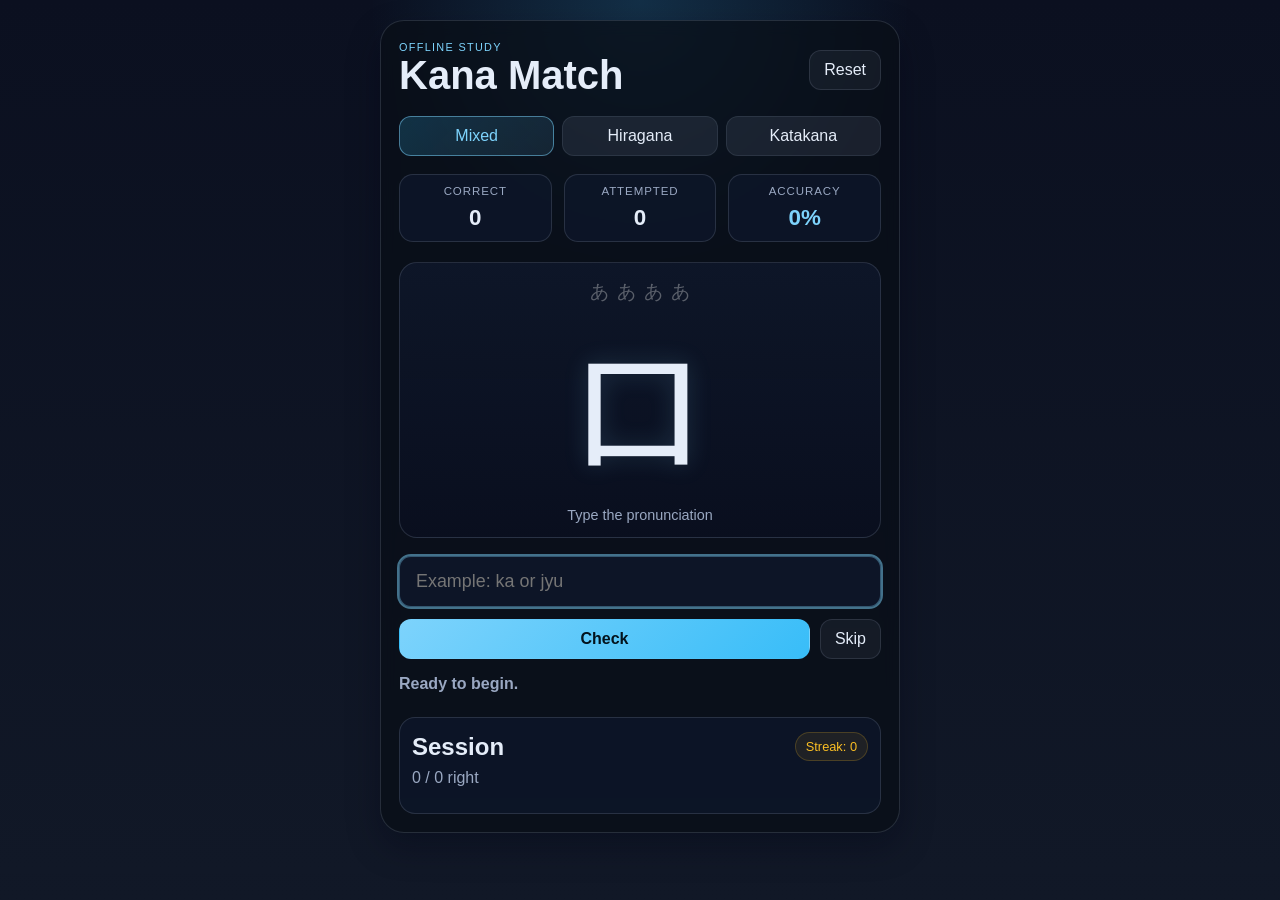
<file: kana-app/index.html>
<!DOCTYPE html>
<html lang="en">
  <head>
    <meta charset="UTF-8" />
    <meta name="viewport" content="width=device-width, initial-scale=1.0" />
    <meta name="theme-color" content="#0b1020" />
    <title>Kana Match</title>
    <link rel="manifest" href="manifest.json" />
    <link rel="icon" href="icon.svg" type="image/svg+xml" />
    <link rel="stylesheet" href="style.css" />
  </head>
  <body>
    <main class="app-shell">
      <header class="topbar">
        <div>
          <p class="eyebrow">offline study</p>
          <h1>Kana Match</h1>
        </div>
        <button id="resetButton" class="ghost-button" type="button">Reset</button>
      </header>

      <section class="mode-picker" aria-label="Kana mode selector">
        <button class="mode-button active" data-mode="mixed" type="button">Mixed</button>
        <button class="mode-button" data-mode="hiragana" type="button">Hiragana</button>
        <button class="mode-button" data-mode="katakana" type="button">Katakana</button>
      </section>

      <section class="score-panel" aria-label="Score summary">
        <div class="metric">
          <span>Correct</span>
          <strong id="correctValue">0</strong>
        </div>
        <div class="metric">
          <span>Attempted</span>
          <strong id="attemptedValue">0</strong>
        </div>
        <div class="metric accent">
          <span>Accuracy</span>
          <strong id="accuracyValue">0%</strong>
        </div>
      </section>

      <section class="prompt-panel" aria-live="polite">
        <div class="font-bank" aria-hidden="true">
          <span class="font-sample sample-1">あ</span>
          <span class="font-sample sample-2">あ</span>
          <span class="font-sample sample-3">あ</span>
          <span class="font-sample sample-4">あ</span>
        </div>
        <div id="kanaDisplay" class="kana-display">あ</div>
        <p class="question-label">Type the pronunciation</p>
      </section>

      <form id="answerForm" class="answer-form">
        <label class="sr-only" for="answerInput">Romanization answer</label>
        <input
          id="answerInput"
          type="text"
          inputmode="latin"
          autocomplete="off"
          spellcheck="false"
          placeholder="Example: ka or jyu"
          aria-label="Pronunciation answer"
        />

        <div class="action-row">
          <button type="submit" class="primary-button">Check</button>
          <button type="button" id="skipButton" class="secondary-button">Skip</button>
        </div>
      </form>

      <p id="feedback" class="feedback neutral">Ready to begin.</p>

      <section class="session-panel">
        <div class="panel-header">
          <h2>Session</h2>
          <span id="streakValue" class="streak-pill">Streak: 0</span>
        </div>
        <p id="sessionSummary">0 / 0 right</p>
        <ul id="historyList" class="history-list" aria-live="polite"></ul>
      </section>
    </main>

    <script src="app.js"></script>
  </body>
</html>
</file>
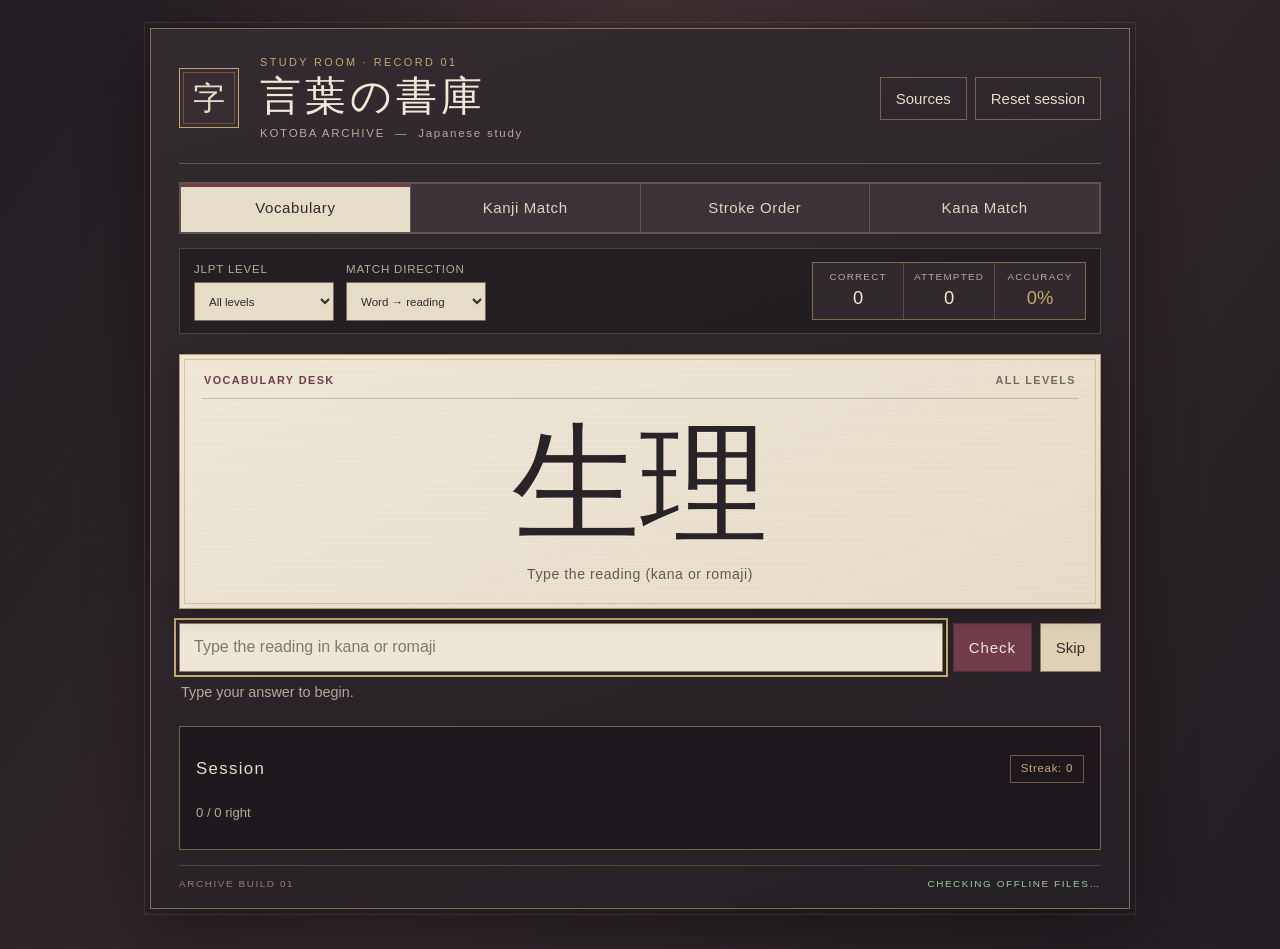
<file: Kanji-game/index.html>
<!doctype html>
<html lang="en">
  <head>
    <meta charset="utf-8" />
    <meta name="viewport" content="width=device-width, initial-scale=1" />
    <meta name="theme-color" content="#282327" />
    <title>言葉の書庫 — Kotoba Archive</title>
    <link rel="manifest" href="manifest.json" />
    <link rel="icon" href="icon.svg" type="image/svg+xml" />
    <link rel="stylesheet" href="style.css?v=14" />
  </head>
  <body>
    <main class="app-shell">
      <header class="topbar">
        <div class="brandmark" aria-hidden="true">字</div>
        <div class="brand-copy">
          <p class="eyebrow">STUDY ROOM · RECORD 01</p>
          <h1>言葉の書庫</h1>
          <p class="brand-subtitle">KOTOBA ARCHIVE <span>—</span> Japanese study</p>
        </div>
        <div class="top-actions">
          <button id="sourcesButton" class="ghost-button" type="button">Sources</button>
          <button id="resetButton" class="ghost-button" type="button">Reset session</button>
        </div>
      </header>

      <nav class="mode-picker" aria-label="Study mode">
        <button class="mode-button active" data-mode="vocabulary" type="button">Vocabulary</button>
        <button class="mode-button" data-mode="kanji" type="button">Kanji Match</button>
        <button class="mode-button" data-mode="stroke" type="button">Stroke Order</button>
        <button class="mode-button" data-mode="kana-match" type="button">Kana Match</button>
      </nav>

      <section class="score-and-controls">
      <section id="quizControls" class="controls">
        <label class="control-label" for="levelSelect">JLPT level
          <select id="levelSelect">
            <option value="all">All levels</option><option value="5">N5</option><option value="4">N4</option>
            <option value="3">N3</option><option value="2">N2</option><option value="1">N1</option>
          </select>
        </label>
        <label id="directionControl" class="control-label" for="directionSelect">Match direction
          <select id="directionSelect"><option value="word-reading">Word → reading</option><option value="reading-word">Reading → word</option></select>
        </label>
        <div id="kanaControls" class="kana-controls" aria-label="Kana set" hidden>
          <button class="kana-set-button active" data-kana-mode="mixed" type="button">Mixed</button>
          <button class="kana-set-button" data-kana-mode="hiragana" type="button">Hiragana</button>
          <button class="kana-set-button" data-kana-mode="katakana" type="button">Katakana</button>
        </div>
      </section>

      <section id="scorePanel" class="score-panel" aria-label="Score summary">
        <div class="metric"><span>Correct</span><strong id="correctValue">0</strong></div>
        <div class="metric"><span>Attempted</span><strong id="attemptedValue">0</strong></div>
        <div class="metric accent"><span>Accuracy</span><strong id="accuracyValue">0%</strong></div>
      </section>
      </section>

      <section id="quizPanel" class="prompt-panel" aria-live="polite">
        <div class="scene-caption"><span id="speakerLabel">VOCABULARY DESK</span><span id="levelBadge">ALL LEVELS</span></div>
        <div class="font-bank" id="fontBank" aria-hidden="true" hidden>
          <span class="font-sample sample-1">あ</span>
          <span class="font-sample sample-2">あ</span>
          <span class="font-sample sample-3">あ</span>
          <span class="font-sample sample-4">あ</span>
        </div>
        <div id="promptDisplay" class="prompt-display">語彙</div>
        <p id="questionLabel" class="question-label">Type the reading (kana or romaji)</p>
      </section>
      <form id="answerForm" class="answer-form">
        <label id="answerLabel" class="sr-only" for="answerInput">Answer</label>
        <input id="answerInput" type="text" inputmode="text" autocomplete="off" autocapitalize="off" autocorrect="off" spellcheck="false" placeholder="Type your answer" />
        <div class="action-row"><button class="primary-button" type="submit">Check</button><button id="skipButton" class="secondary-button" type="button">Skip</button><button id="nextQuestionButton" class="secondary-button" type="button" hidden>Continue</button></div>
      </form>
      <p id="feedback" class="feedback neutral" aria-live="polite">Loading complete JLPT data…</p>
      <div id="answerDetails" class="answer-details" hidden></div>

      <section id="sessionPanel" class="session-panel">
        <div class="panel-header"><h2>Session</h2><span id="streakValue" class="streak-pill">Streak: 0</span></div>
        <p id="sessionSummary">0 / 0 right</p><ul id="historyList" class="history-list" aria-live="polite"></ul>
      </section>

      <section id="strokePanel" class="stroke-panel" hidden>
        <div class="panel-header">
          <div><h2>Kanji stroke lookup</h2><p class="panel-note">Browse every kanji in the supplied JLPT list.</p></div>
          <button id="downloadStrokesButton" class="secondary-button" type="button">Save all strokes offline</button>
        </div>
        <div class="lookup-controls">
          <label class="control-label" for="kanjiLevelSelect">Level
            <select id="kanjiLevelSelect"><option value="all">All levels</option><option value="5">N5</option><option value="4">N4</option><option value="3">N3</option><option value="2">N2</option><option value="1">N1</option></select>
          </label>
          <label class="control-label" for="kanjiSearch">Find kanji
            <input id="kanjiSearch" type="search" placeholder="Enter a kanji character" autocomplete="off" />
          </label>
        </div>
        <p id="kanjiCount" class="panel-note" aria-live="polite"></p>
        <ul id="kanjiList" class="kanji-list" aria-label="JLPT kanji results"></ul>
        <div id="strokeViewer" class="stroke-viewer" hidden>
          <div class="panel-header"><h3 id="strokeTitle"></h3><button id="closeStrokeButton" class="ghost-button" type="button">Close</button></div>
          <div id="strokeSvg" class="stroke-svg"></div>
          <div id="kanjiDictionaryInfo" class="dictionary-info" hidden></div>
          <p id="strokeStep" class="panel-note" aria-live="polite"></p>
          <div class="action-row"><button id="restartStrokeButton" class="secondary-button" type="button">Restart</button><button id="nextStrokeButton" class="primary-button" type="button">Next stroke</button></div>
        </div>
        <p class="panel-note attribution">Stroke diagrams from KanjiVG, licensed under CC BY-SA 3.0.</p>
      </section>
      <footer class="app-footer"><span>ARCHIVE BUILD 01</span><span id="offlineStatus" role="status" aria-live="polite">CHECKING OFFLINE FILES…</span></footer>
    </main>

    <dialog id="sourcesDialog" class="sources-dialog">
      <div class="sources-content">
        <p class="eyebrow">ARCHIVE NOTES</p>
        <h2>Sources &amp; credits</h2>
        <p>This study tool includes adapted vocabulary and kanji information from the Electronic Dictionary Research and Development Group.</p>
        <p>JMdict/EDICT provides Japanese-English vocabulary entries. KANJIDIC2 provides kanji meanings and readings. Both are licensed under Creative Commons Attribution-ShareAlike 4.0.</p>
        <ul>
          <li><a href="https://www.edrdg.org/jmdict/j_jmdict.html" target="_blank" rel="noreferrer">JMdict project and downloads</a></li>
          <li><a href="https://www.edrdg.org/kanjidic/kanjidic2_dtdh.html" target="_blank" rel="noreferrer">KANJIDIC2 documentation</a></li>
          <li><a href="https://www.edrdg.org/edrdg/licence.html" target="_blank" rel="noreferrer">EDRDG dictionary licence</a></li>
          <li><a href="EDRDG-LICENSE.html">Offline copy of EDRDG licence</a></li>
          <li><a href="https://creativecommons.org/licenses/by-sa/4.0/" target="_blank" rel="noreferrer">CC BY-SA 4.0 licence text</a></li>
        </ul>
        <p>Stroke-order diagrams are from KanjiVG under CC BY-SA 3.0. See the project <a href="https://github.com/KanjiVG/kanjivg" target="_blank" rel="noreferrer">source repository</a>.</p>
        <p class="license-note">JLPT reading/level assignments come from the local project lists. Dictionary coverage is checked in the included data report; unmatched source entries are left clearly unfilled rather than guessed.</p>
        <button id="closeSourcesButton" class="primary-button" type="button">Return to study</button>
      </div>
    </dialog>
    <script src="kana-data.js?v=2"></script>
    <script src="app.js?v=14"></script>
  </body>
</html>
</file>
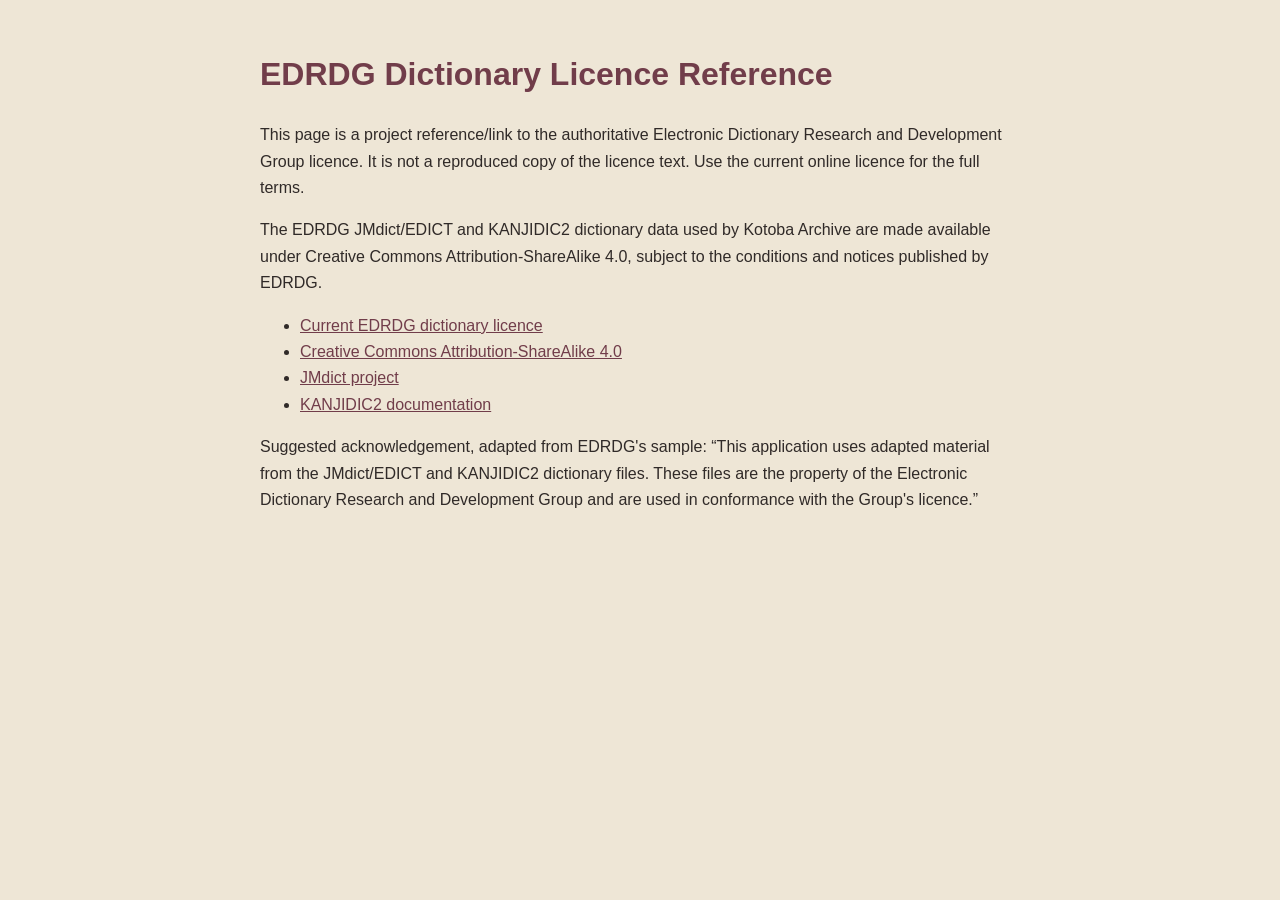
<file: Kanji-game/EDRDG-LICENSE.html>
<!doctype html>
<html lang="en">
<head>
  <meta charset="utf-8" />
  <meta name="viewport" content="width=device-width, initial-scale=1" />
  <title>EDRDG Dictionary Licence Reference</title>
  <style>body{max-width:760px;margin:3rem auto;padding:0 1.2rem;color:#302a28;background:#eee6d6;font:16px/1.65 "MS Gothic","Yu Gothic",sans-serif}h1,h2{color:#713d4a}a{color:#713d4a}</style>
</head>
<body>
  <h1>EDRDG Dictionary Licence Reference</h1>
  <p>This page is a project reference/link to the authoritative Electronic Dictionary Research and Development Group licence. It is not a reproduced copy of the licence text. Use the current online licence for the full terms.</p>
  <p>The EDRDG JMdict/EDICT and KANJIDIC2 dictionary data used by Kotoba Archive are made available under Creative Commons Attribution-ShareAlike 4.0, subject to the conditions and notices published by EDRDG.</p>
  <ul>
    <li><a href="https://www.edrdg.org/edrdg/licence.html">Current EDRDG dictionary licence</a></li>
    <li><a href="https://creativecommons.org/licenses/by-sa/4.0/">Creative Commons Attribution-ShareAlike 4.0</a></li>
    <li><a href="https://www.edrdg.org/jmdict/j_jmdict.html">JMdict project</a></li>
    <li><a href="https://www.edrdg.org/kanjidic/kanjidic2_dtdh.html">KANJIDIC2 documentation</a></li>
  </ul>
  <p>Suggested acknowledgement, adapted from EDRDG's sample: “This application uses adapted material from the JMdict/EDICT and KANJIDIC2 dictionary files. These files are the property of the Electronic Dictionary Research and Development Group and are used in conformance with the Group's licence.”</p>
</body>
</html>
</file>
<file: kana-app/style.css>
:root {
  --bg: #0b1020;
  --bg-soft: #131d2f;
  --panel: rgba(19, 29, 47, 0.9);
  --panel-strong: rgba(10, 15, 25, 0.96);
  --border: rgba(148, 163, 184, 0.2);
  --text: #e5edf9;
  --muted: #9aa8c2;
  --primary: #7dd3fc;
  --primary-strong: #38bdf8;
  --success: #34d399;
  --error: #f87171;
  --warning: #fbbf24;
  --shadow: 0 14px 32px rgba(2, 6, 23, 0.35);
}

* {
  box-sizing: border-box;
}

html, body {
  margin: 0;
  min-height: 100%;
  font-family: "Segoe UI", Tahoma, Geneva, Verdana, sans-serif;
  background:
    radial-gradient(circle at top, rgba(56, 189, 248, 0.18), transparent 25%),
    linear-gradient(180deg, #0b1020 0%, #111827 100%);
  color: var(--text);
}

body {
  display: flex;
  justify-content: center;
  padding: 20px 14px 40px;
}

button, input {
  font: inherit;
}

.app-shell {
  width: min(100%, 520px);
  background: rgba(9, 14, 23, 0.72);
  backdrop-filter: blur(8px);
  border: 1px solid var(--border);
  border-radius: 24px;
  padding: 20px 18px 18px;
  box-shadow: var(--shadow);
}

.topbar, .panel-header {
  display: flex;
  align-items: center;
  justify-content: space-between;
  gap: 12px;
}

.eyebrow {
  margin: 0;
  color: var(--primary);
  text-transform: uppercase;
  letter-spacing: 0.12em;
  font-size: 0.68rem;
}

h1, h2 {
  margin: 0;
}

h1 {
  font-size: clamp(2rem, 5vw, 2.5rem);
}

.mode-picker {
  display: grid;
  grid-template-columns: repeat(3, minmax(0, 1fr));
  gap: 8px;
  margin-top: 18px;
}

.mode-button,
.primary-button,
.secondary-button,
.ghost-button {
  border: 1px solid transparent;
  border-radius: 12px;
  padding: 10px 14px;
  cursor: pointer;
  transition: transform 0.15s ease, border-color 0.15s ease, background 0.15s ease;
}

.mode-button {
  background: rgba(148, 163, 184, 0.12);
  color: var(--text);
  border-color: rgba(148, 163, 184, 0.14);
}

.mode-button.active {
  background: linear-gradient(135deg, rgba(56, 189, 248, 0.2), rgba(125, 211, 252, 0.1));
  border-color: rgba(125, 211, 252, 0.5);
  color: var(--primary);
}

.score-panel {
  display: grid;
  grid-template-columns: repeat(3, minmax(0, 1fr));
  gap: 12px;
  margin-top: 18px;
}

.metric {
  background: rgba(15, 23, 42, 0.85);
  border: 1px solid var(--border);
  border-radius: 14px;
  padding: 10px 12px;
  text-align: center;
}

.metric span {
  display: block;
  font-size: 0.72rem;
  color: var(--muted);
  text-transform: uppercase;
  letter-spacing: 0.08em;
}

.metric strong {
  display: block;
  margin-top: 8px;
  font-size: 1.4rem;
}

.metric.accent strong {
  color: var(--primary);
}

.prompt-panel {
  margin-top: 20px;
  background: linear-gradient(180deg, rgba(15, 23, 42, 0.9), rgba(11, 16, 32, 0.85));
  border: 1px solid var(--border);
  border-radius: 18px;
  padding: 16px 12px 14px;
  text-align: center;
}

.font-bank {
  display: flex;
  justify-content: center;
  gap: 8px;
  margin-bottom: 12px;
  color: rgba(255, 255, 255, 0.45);
}

.font-sample {
  font-size: 1.2rem;
  opacity: 0.7;
}

.sample-1 {
  font-family: "MS Gothic", "Yu Gothic", sans-serif;
}

.sample-2 {
  font-family: "Hiragino Sans", "Noto Sans JP", "Yu Gothic", sans-serif;
}

.sample-3 {
  font-family: "Meiryo", "Yu Gothic", sans-serif;
}

.sample-4 {
  font-family: "Segoe UI", "Noto Sans JP", sans-serif;
}

.kana-display {
  font-size: clamp(6rem, 24vw, 10rem);
  line-height: 1;
  display: flex;
  align-items: center;
  justify-content: center;
  min-height: 180px;
  padding: 12px 0 18px;
  color: var(--text);
  text-shadow: 0 0 24px rgba(125, 211, 252, 0.18);
  font-family: "Hiragino Sans", "Yu Gothic", "Meiryo", "MS Gothic", "Noto Sans JP", sans-serif;
}

.question-label {
  margin: 0;
  color: var(--muted);
  font-size: 0.9rem;
}

.answer-form {
  margin-top: 18px;
}

#answerInput {
  width: 100%;
  border: 1px solid var(--border);
  border-radius: 12px;
  background: rgba(15, 23, 42, 0.9);
  color: var(--text);
  padding: 14px 16px;
  font-size: 1.12rem;
}

#answerInput:focus {
  outline: 2px solid rgba(125, 211, 252, 0.5);
  border-color: rgba(125, 211, 252, 0.35);
}

.action-row {
  display: flex;
  gap: 10px;
  margin-top: 12px;
}

.primary-button {
  flex: 1;
  background: linear-gradient(135deg, var(--primary), var(--primary-strong));
  color: #03131d;
  font-weight: 700;
}

.secondary-button,
.ghost-button {
  background: rgba(148, 163, 184, 0.08);
  color: var(--text);
  border-color: rgba(148, 163, 184, 0.18);
}

.feedback {
  margin-top: 16px;
  min-height: 24px;
  font-weight: 600;
}

.feedback.neutral {
  color: var(--muted);
}

.feedback.success {
  color: var(--success);
}

.feedback.error {
  color: var(--error);
}

.session-panel {
  margin-top: 18px;
  background: rgba(15, 23, 42, 0.85);
  border: 1px solid var(--border);
  border-radius: 16px;
  padding: 14px 12px;
}

.streak-pill {
  font-size: 0.8rem;
  color: var(--warning);
  background: rgba(251, 191, 36, 0.08);
  border: 1px solid rgba(251, 191, 36, 0.2);
  border-radius: 999px;
  padding: 6px 10px;
}

#sessionSummary {
  margin: 8px 0 0;
  color: var(--muted);
}

.history-list {
  list-style: none;
  padding: 0;
  margin: 12px 0 0;
  display: grid;
  gap: 8px;
}

.history-list li {
  display: flex;
  justify-content: space-between;
  gap: 12px;
  background: rgba(15, 23, 42, 0.75);
  border: 1px solid var(--border);
  border-radius: 10px;
  padding: 8px 10px;
  font-size: 0.92rem;
}

.history-list li.correct {
  border-color: rgba(52, 211, 153, 0.35);
}

.history-list li.incorrect {
  border-color: rgba(248, 113, 113, 0.35);
}

.history-list .history-char {
  font-size: 1.2rem;
  font-weight: 700;
}

.history-list .history-answer {
  color: var(--muted);
}

.sr-only {
  position: absolute;
  width: 1px;
  height: 1px;
  padding: 0;
  margin: -1px;
  overflow: hidden;
  clip: rect(0, 0, 0, 0);
  white-space: nowrap;
  border: 0;
}

@media (max-width: 420px) {
  .app-shell {
    padding-left: 12px;
    padding-right: 12px;
  }

  .score-panel {
    grid-template-columns: 1fr;
  }

  .action-row {
    flex-direction: column;
  }
}
</file>
<file: Kanji-game/style.css>
:root {
  color-scheme: dark;
  --night: #211d22;
  --frame: #2c262b;
  --frame-light: #40353a;
  --ink: #302a28;
  --paper: #e6ddc9;
  --paper-light: #f0e8d8;
  --paper-edge: #b49a6b;
  --muted: #b7a99b;
  --muted-ink: #74685f;
  --wine: #713d4a;
  --wine-light: #965c64;
  --brass: #c5a76e;
  --success: #385c4b;
  --error: #8a4147;
  --shadow: 0 20px 60px rgba(11, 8, 11, .45);
  font-family: "MS Gothic", "ＭＳ ゴシック", "Yu Gothic", Meiryo, "Noto Sans CJK JP", sans-serif;
}

* { box-sizing: border-box; }

html, body { min-height: 100%; }

body {
  margin: 0;
  padding: 28px 18px 40px;
  color: var(--paper);
  background-color: #211d22;
  background-image:
    radial-gradient(ellipse at 50% 0%, rgba(126, 82, 78, .25), transparent 56%),
    repeating-linear-gradient(0deg, rgba(255, 255, 255, .012) 0 1px, transparent 1px 4px),
    linear-gradient(125deg, #211d22, #30272b 52%, #211d22);
  font-size: 15px;
  line-height: 1.55;
}

button, input, select { font: inherit; }
button { -webkit-tap-highlight-color: transparent; }
button:focus-visible, input:focus-visible, select:focus-visible, a:focus-visible {
  outline: 2px solid var(--brass);
  outline-offset: 3px;
}

.app-shell {
  width: min(100%, 980px);
  margin: 0 auto;
  padding: 25px 28px 17px;
  border: 1px solid #816d58;
  outline: 1px solid rgba(197, 167, 110, .13);
  outline-offset: 5px;
  background: linear-gradient(160deg, rgba(50, 43, 47, .98), rgba(37, 32, 37, .98));
  box-shadow: var(--shadow);
}

.topbar {
  display: grid;
  grid-template-columns: 64px minmax(0, 1fr) auto;
  align-items: center;
  gap: 17px;
  padding: 0 0 20px;
  border-bottom: 1px solid rgba(197, 167, 110, .38);
}

.brandmark {
  display: grid;
  width: 60px;
  aspect-ratio: 1;
  place-items: center;
  border: 1px solid var(--brass);
  outline: 1px solid rgba(197, 167, 110, .35);
  outline-offset: -5px;
  background: #382d32;
  color: var(--paper);
  font-size: 2rem;
}

.brand-copy { min-width: 0; }
.eyebrow {
  margin: 0;
  color: var(--brass);
  font-size: .68rem;
  letter-spacing: .22em;
}
.brand-copy h1 {
  margin: 1px 0 0;
  color: var(--paper-light);
  font-size: clamp(1.8rem, 4vw, 2.55rem);
  font-weight: 500;
  line-height: 1.2;
  letter-spacing: .1em;
}
.brand-subtitle {
  margin: 4px 0 0;
  color: var(--muted);
  font-size: .72rem;
  letter-spacing: .15em;
}
.brand-subtitle span { padding: 0 5px; color: var(--brass); }
.top-actions { display: flex; gap: 8px; }

.mode-picker {
  display: grid;
  grid-template-columns: repeat(4, minmax(0, 1fr));
  gap: 1px;
  margin: 18px 0 0;
  padding: 1px;
  border: 1px solid #65534a;
  background: #65534a;
}
.mode-button {
  min-height: 48px;
  padding: 10px 14px;
  border: 0;
  background: #3b3337;
  color: #e0d4c2;
  cursor: pointer;
  letter-spacing: .04em;
}
.mode-button:hover { background: #514046; }
.mode-button.active {
  background: var(--paper);
  color: var(--ink);
  box-shadow: inset 0 3px 0 var(--wine);
}
.kana-controls { display: flex; flex: 1 1 100%; gap: 7px; }
.kana-set-button {
  min-height: 36px;
  padding: 6px 11px;
  border: 1px solid rgba(197, 167, 110, .35);
  background: #342d31;
  color: var(--paper);
  cursor: pointer;
}
.kana-set-button.active { background: var(--paper); color: var(--ink); }

.score-and-controls {
  display: grid;
  grid-template-columns: minmax(0, 1fr) auto;
  align-items: center;
  gap: 18px;
  margin-top: 14px;
  padding: 12px 14px;
  border: 1px solid rgba(197, 167, 110, .28);
  background: rgba(22, 19, 22, .44);
}
.controls { display: flex; flex-wrap: wrap; gap: 12px; }
.control-label {
  display: grid;
  min-width: 140px;
  gap: 4px;
  color: var(--muted);
  font-size: .72rem;
  letter-spacing: .07em;
  text-transform: uppercase;
}
.control-label select, .control-label input {
  width: 100%;
  min-height: 39px;
  padding: 7px 10px;
  border: 1px solid #7d6959;
  border-radius: 0;
  background: #e6ddc9;
  color: var(--ink);
}
.score-panel {
  display: grid;
  grid-template-columns: repeat(3, minmax(72px, 1fr));
  gap: 1px;
  border: 1px solid rgba(197, 167, 110, .35);
  background: rgba(197, 167, 110, .35);
}
.metric {
  min-width: 82px;
  padding: 6px 10px;
  background: #30292d;
  text-align: center;
}
.metric span {
  display: block;
  color: var(--muted);
  font-size: .62rem;
  letter-spacing: .12em;
  text-transform: uppercase;
}
.metric strong { display: block; color: var(--paper-light); font-size: 1.15rem; font-weight: 500; }
.metric.accent strong { color: var(--brass); }

.prompt-panel {
  position: relative;
  min-height: 255px;
  margin-top: 20px;
  padding: 17px 22px 20px;
  border: 1px solid var(--paper-edge);
  outline: 1px solid rgba(180, 154, 107, .45);
  outline-offset: -6px;
  background:
    repeating-linear-gradient(0deg, rgba(70, 50, 32, .025) 0 1px, transparent 1px 3px),
    linear-gradient(155deg, var(--paper-light), var(--paper));
  color: var(--ink);
  text-align: center;
  box-shadow: 0 8px 20px rgba(8, 7, 8, .2);
}
.scene-caption {
  display: flex;
  justify-content: space-between;
  gap: 12px;
  padding: 0 2px 9px;
  border-bottom: 1px solid rgba(113, 61, 74, .28);
  color: var(--wine);
  font-size: .68rem;
  font-weight: 700;
  letter-spacing: .13em;
}
#levelBadge { color: var(--muted-ink); }
.prompt-display {
  display: flex;
  min-height: 155px;
  align-items: center;
  justify-content: center;
  padding: 13px 0 8px;
  color: #282326;
  font-family: "MS Gothic", "ＭＳ ゴシック", "Yu Gothic", Meiryo, "Noto Sans CJK JP", sans-serif;
  font-size: clamp(4.5rem, 16vw, 8rem);
  line-height: 1.12;
  overflow-wrap: anywhere;
  text-shadow: 0 1px rgba(255, 255, 255, .35);
}
.prompt-display svg { width: min(100%, 190px); height: 170px; }
.font-bank { display: flex; justify-content: center; gap: 9px; margin: 9px 0 3px; color: rgba(48, 42, 40, .55); }
.font-sample { font-size: 1.15rem; opacity: .76; }
.sample-1 { font-family: "MS Gothic", "Yu Gothic", sans-serif; }
.sample-2 { font-family: "Hiragino Sans", "Noto Sans JP", "Yu Gothic", sans-serif; }
.sample-3 { font-family: "Meiryo", "Yu Gothic", sans-serif; }
.sample-4 { font-family: "Segoe UI", "Noto Sans JP", sans-serif; }
.prompt-display.kana-display { min-height: 175px; padding: 8px 0 14px; font-size: clamp(6rem, 24vw, 10rem); line-height: 1; }
.question-label { margin: 0; color: #655850; font-size: .88rem; letter-spacing: .04em; }

.answer-form { display: grid; grid-template-columns: minmax(0, 1fr) auto; gap: 10px; margin-top: 14px; }
#answerInput {
  width: 100%;
  min-height: 48px;
  padding: 11px 14px;
  border: 1px solid #8f7965;
  border-radius: 0;
  background: #eee6d6;
  color: var(--ink);
  font-size: 1rem;
}
#answerInput::placeholder { color: #81776d; }
.action-row { display: flex; gap: 8px; }
.primary-button, .secondary-button, .ghost-button {
  min-height: 42px;
  padding: 9px 15px;
  border: 1px solid #8f7965;
  border-radius: 0;
  cursor: pointer;
  transition: background-color .15s ease, color .15s ease, border-color .15s ease;
}
.primary-button {
  border-color: #572d39;
  background: var(--wine);
  color: #f2e7d8;
  letter-spacing: .06em;
}
.primary-button:hover { background: var(--wine-light); }
.secondary-button { background: #ded1b7; color: #352d2a; }
.secondary-button:hover { background: #eee3cd; }
.ghost-button { border-color: #786452; background: transparent; color: var(--paper); }
.ghost-button:hover { background: rgba(230, 221, 201, .1); }
button:disabled { opacity: .55; cursor: wait; }

.feedback {
  min-height: 27px;
  margin: 9px 2px 0;
  color: var(--muted);
  font-size: .9rem;
}
.feedback.success { color: #a7c6a9; }
.feedback.error { color: #e2a0a0; }
.answer-details {
  display: grid;
  grid-template-columns: repeat(auto-fit, minmax(200px, 1fr));
  gap: 12px;
  margin-top: 9px;
  padding: 14px 17px;
  border: 1px solid var(--paper-edge);
  background: var(--paper);
  color: var(--ink);
}
.detail-group h4 { margin: 0 0 5px; color: var(--wine); font-size: .72rem; letter-spacing: .1em; text-transform: uppercase; }
.detail-group ul { margin: 0; padding-left: 18px; }
.detail-group li { margin: 2px 0; }
.detail-meta, .detail-missing { grid-column: 1 / -1; margin: 0; color: #6f6257; font-size: .78rem; }
.detail-missing { color: #803d44; }

.session-panel, .stroke-panel {
  margin-top: 18px;
  padding: 15px 16px;
  border: 1px solid #76614d;
  background: rgba(27, 23, 27, .78);
}
.panel-header { display: flex; align-items: center; justify-content: space-between; gap: 12px; }
.panel-header h2 { color: var(--paper); font-size: 1.05rem; font-weight: 500; letter-spacing: .08em; }
.streak-pill {
  padding: 4px 10px;
  border: 1px solid rgba(197, 167, 110, .48);
  color: var(--brass);
  font-size: .72rem;
  letter-spacing: .06em;
}
#sessionSummary { margin: 7px 0 0; color: var(--muted); font-size: .82rem; }
.history-list { display: grid; gap: 5px; margin: 10px 0 0; padding: 0; list-style: none; }
.history-list li { display: flex; justify-content: space-between; gap: 14px; padding: 7px 9px; border-left: 2px solid #77614f; background: rgba(230, 221, 201, .055); font-size: .82rem; }
.history-list li.correct { border-left-color: #78977b; }
.history-list li.incorrect { border-left-color: #a35c61; }
.history-char { font-size: 1rem; }
.history-answer { color: var(--muted); text-align: right; }

.stroke-panel .panel-header { align-items: flex-start; }
.stroke-panel .panel-header h2 { margin-top: 1px; }
.stroke-panel .panel-header > .secondary-button { max-width: 220px; }
.panel-note { margin: 6px 0 0; color: var(--muted); font-size: .8rem; }
.lookup-controls { display: grid; grid-template-columns: minmax(115px, .7fr) minmax(0, 1.6fr); gap: 12px; margin-top: 15px; }
.kanji-list { display: grid; grid-template-columns: repeat(auto-fill, minmax(76px, 1fr)); gap: 6px; max-height: 280px; overflow: auto; margin: 10px 0 0; padding: 0; list-style: none; }
.kanji-result { width: 100%; min-height: 46px; padding: 5px; border: 1px solid #74604e; border-radius: 0; background: #342d31; color: var(--paper); cursor: pointer; font-size: 1rem; }
.kanji-result:hover, .kanji-result:focus-visible { border-color: var(--brass); background: #4a3b3e; }
.stroke-viewer { margin-top: 16px; padding: 14px; border: 1px solid var(--paper-edge); background: var(--paper); color: var(--ink); text-align: center; }
.stroke-viewer h3 { margin: 0; color: var(--wine); font-size: 1rem; }
.stroke-viewer .ghost-button { border-color: #86735e; color: var(--ink); }
.stroke-svg { display: grid; min-height: 190px; place-items: center; color: var(--muted-ink); }
.stroke-svg svg { width: min(100%, 280px); height: auto; aspect-ratio: 1; }
.dictionary-info { display: grid; grid-template-columns: repeat(auto-fit, minmax(150px, 1fr)); gap: 10px; padding: 10px; border-top: 1px solid rgba(113, 61, 74, .24); text-align: left; }
.dictionary-info .detail-meta { align-self: center; }
.stroke-viewer .panel-note { color: #74685f; }
.stroke-viewer .action-row { justify-content: center; }
.stroke-viewer .action-row > button { min-width: 120px; }
.attribution { margin-top: 13px; }
.app-footer { display: flex; justify-content: space-between; gap: 12px; margin-top: 15px; padding-top: 10px; border-top: 1px solid rgba(197, 167, 110, .25); color: #8f8177; font-size: .62rem; letter-spacing: .16em; }
#offlineStatus { color: #a7c6a9; text-align: right; }
#offlineStatus.offline-warning { color: #e4b273; }

.sources-dialog {
  width: min(92vw, 590px);
  max-height: 85vh;
  padding: 0;
  border: 1px solid var(--paper-edge);
  background: var(--paper-light);
  color: var(--ink);
  box-shadow: 0 22px 80px rgba(0, 0, 0, .65);
}
.sources-dialog::backdrop { background: rgba(14, 11, 14, .76); }
.sources-content { padding: 25px 28px; }
.sources-content h2 { margin: 3px 0 14px; color: var(--wine); font-size: 1.45rem; font-weight: 500; }
.sources-content p { line-height: 1.65; }
.sources-content a { color: #713d4a; text-underline-offset: 3px; }
.sources-content li { margin: 7px 0; }
.sources-content .eyebrow { color: #806b48; }
.license-note { padding-top: 10px; border-top: 1px solid rgba(113, 61, 74, .2); color: #71665c; font-size: .78rem; }

.sr-only { position: absolute; width: 1px; height: 1px; padding: 0; margin: -1px; overflow: hidden; clip: rect(0, 0, 0, 0); white-space: nowrap; border: 0; }
[hidden] { display: none !important; }

/* Kana Match keeps its original character-recognition palette and typography. */
body.kana-match-theme {
  color: #e5edf9;
  background-color: #0b1020;
  background-image: radial-gradient(circle at top, rgba(56, 189, 248, .18), transparent 25%), linear-gradient(180deg, #0b1020, #111827);
  font-family: "Segoe UI", Tahoma, Geneva, Verdana, sans-serif;
}
body.kana-match-theme .app-shell {
  width: min(100%, 520px);
  padding: 20px 18px 18px;
  border: 1px solid rgba(148, 163, 184, .2);
  outline: 0;
  background: rgba(9, 14, 23, .82);
  box-shadow: 0 14px 32px rgba(2, 6, 23, .35);
}
body.kana-match-theme .topbar { display: flex; padding: 0; border: 0; }
body.kana-match-theme .brandmark { display: none; }
body.kana-match-theme .eyebrow { color: #7dd3fc; letter-spacing: .12em; }
body.kana-match-theme .brand-copy h1 { color: #e5edf9; font-size: clamp(2rem, 5vw, 2.5rem); letter-spacing: 0; }
body.kana-match-theme .brand-subtitle { display: block; color: #9aa8c2; font-size: .68rem; letter-spacing: .12em; }
body.kana-match-theme .top-actions { display: flex; }
body.kana-match-theme .mode-picker {
  grid-template-columns: repeat(4, minmax(0, 1fr));
  gap: 8px;
  margin-top: 18px;
  padding: 0;
  border: 0;
  background: transparent;
}
body.kana-match-theme .mode-button,
body.kana-match-theme .kana-set-button {
  min-height: 42px;
  padding: 9px 10px;
  border: 1px solid rgba(148, 163, 184, .16);
  border-radius: 12px;
  background: rgba(148, 163, 184, .12);
  color: #e5edf9;
  font-size: .84rem;
  letter-spacing: 0;
}
body.kana-match-theme .mode-button.active,
body.kana-match-theme .kana-set-button.active {
  border-color: rgba(125, 211, 252, .55);
  background: linear-gradient(135deg, rgba(56, 189, 248, .22), rgba(125, 211, 252, .1));
  color: #7dd3fc;
  box-shadow: none;
}
body.kana-match-theme .score-and-controls { display: block; margin-top: 0; padding: 0; border: 0; background: transparent; }
body.kana-match-theme .controls { margin-top: 12px; }
body.kana-match-theme .score-panel { grid-template-columns: repeat(3, minmax(0, 1fr)); gap: 12px; margin-top: 18px; border: 0; background: transparent; }
body.kana-match-theme .metric { min-width: 0; padding: 10px 12px; border: 1px solid rgba(148, 163, 184, .2); border-radius: 14px; background: rgba(15, 23, 42, .85); }
body.kana-match-theme .metric span { color: #9aa8c2; font-size: .72rem; letter-spacing: .08em; }
body.kana-match-theme .metric strong { margin-top: 8px; color: #e5edf9; font-size: 1.4rem; }
body.kana-match-theme .metric.accent strong { color: #7dd3fc; }
body.kana-match-theme .prompt-panel { margin-top: 20px; padding: 16px 12px 14px; border: 1px solid rgba(148, 163, 184, .2); outline: 0; border-radius: 18px; background: linear-gradient(180deg, rgba(15, 23, 42, .9), rgba(11, 16, 32, .85)); color: #e5edf9; box-shadow: none; }
body.kana-match-theme .scene-caption { display: none; }
body.kana-match-theme .font-bank { margin: 0 0 12px; color: rgba(255, 255, 255, .45); }
body.kana-match-theme .font-sample { font-size: 1.2rem; }
body.kana-match-theme .prompt-display.kana-display { min-height: 180px; padding: 12px 0 18px; color: #e5edf9; text-shadow: 0 0 24px rgba(125, 211, 252, .18); }
body.kana-match-theme .question-label { color: #9aa8c2; }
body.kana-match-theme #answerInput { border-color: rgba(148, 163, 184, .2); border-radius: 12px; background: rgba(15, 23, 42, .9); color: #e5edf9; padding: 14px 16px; font-size: 1.12rem; }
body.kana-match-theme #answerInput::placeholder { color: #9aa8c2; }
body.kana-match-theme .primary-button, body.kana-match-theme .secondary-button, body.kana-match-theme .ghost-button { min-height: 42px; border-radius: 12px; }
body.kana-match-theme .primary-button { border-color: transparent; background: linear-gradient(135deg, #7dd3fc, #38bdf8); color: #03131d; }
body.kana-match-theme .secondary-button { border-color: rgba(148, 163, 184, .18); background: rgba(148, 163, 184, .08); color: #e5edf9; }
body.kana-match-theme .ghost-button { border-color: rgba(148, 163, 184, .18); color: #e5edf9; }
body.kana-match-theme .session-panel { padding: 14px 12px; border: 1px solid rgba(148, 163, 184, .2); border-radius: 16px; background: rgba(15, 23, 42, .85); }
body.kana-match-theme .panel-header h2 { color: #e5edf9; letter-spacing: 0; }
body.kana-match-theme .streak-pill { border-color: rgba(251, 191, 36, .2); border-radius: 999px; background: rgba(251, 191, 36, .08); color: #fbbf24; }
body.kana-match-theme #sessionSummary { color: #9aa8c2; }
body.kana-match-theme .history-list li { border: 1px solid rgba(148, 163, 184, .2); border-radius: 10px; background: rgba(15, 23, 42, .75); }
body.kana-match-theme .history-answer { color: #9aa8c2; }
body.kana-match-theme .app-footer { border-color: rgba(148, 163, 184, .2); color: #9aa8c2; letter-spacing: .08em; }

@media (max-width: 760px) {
  body { padding: 14px 10px 26px; }
  .app-shell { padding: 18px 15px 13px; }
  .score-and-controls { grid-template-columns: 1fr; gap: 11px; }
  .score-panel { grid-row: 1; }
  .controls { grid-row: 2; }
  .metric { min-width: 0; }
  .control-label { flex: 1 1 130px; }
}
@media (max-width: 520px) {
  .topbar { grid-template-columns: 48px minmax(0, 1fr); gap: 11px; }
  .brandmark { width: 46px; font-size: 1.55rem; }
  .brand-copy h1 { font-size: 1.75rem; }
  .brand-subtitle { font-size: .59rem; letter-spacing: .1em; }
  .top-actions { grid-column: 1 / -1; justify-content: flex-end; }
  .mode-button { min-height: 44px; padding: 8px 5px; font-size: .8rem; }
  .mode-picker { grid-template-columns: repeat(2, minmax(0, 1fr)); }
  .prompt-panel { min-height: 225px; padding: 14px 14px 17px; }
  .prompt-display { min-height: 135px; font-size: clamp(4rem, 20vw, 6rem); }
  .answer-form { grid-template-columns: 1fr; }
  .action-row > button { flex: 1; }
  .lookup-controls { grid-template-columns: 1fr 1.5fr; }
  .stroke-panel .panel-header { flex-direction: column; }
  .stroke-panel .panel-header > .secondary-button { max-width: none; width: 100%; }
  .sources-content { padding: 20px; }
  body.kana-match-theme .mode-picker { grid-template-columns: repeat(2, minmax(0, 1fr)); }
}

@media (max-width: 420px) {
  body.kana-match-theme .score-panel { grid-template-columns: 1fr; }
  body.kana-match-theme .action-row { flex-direction: column; }
}
</file>
